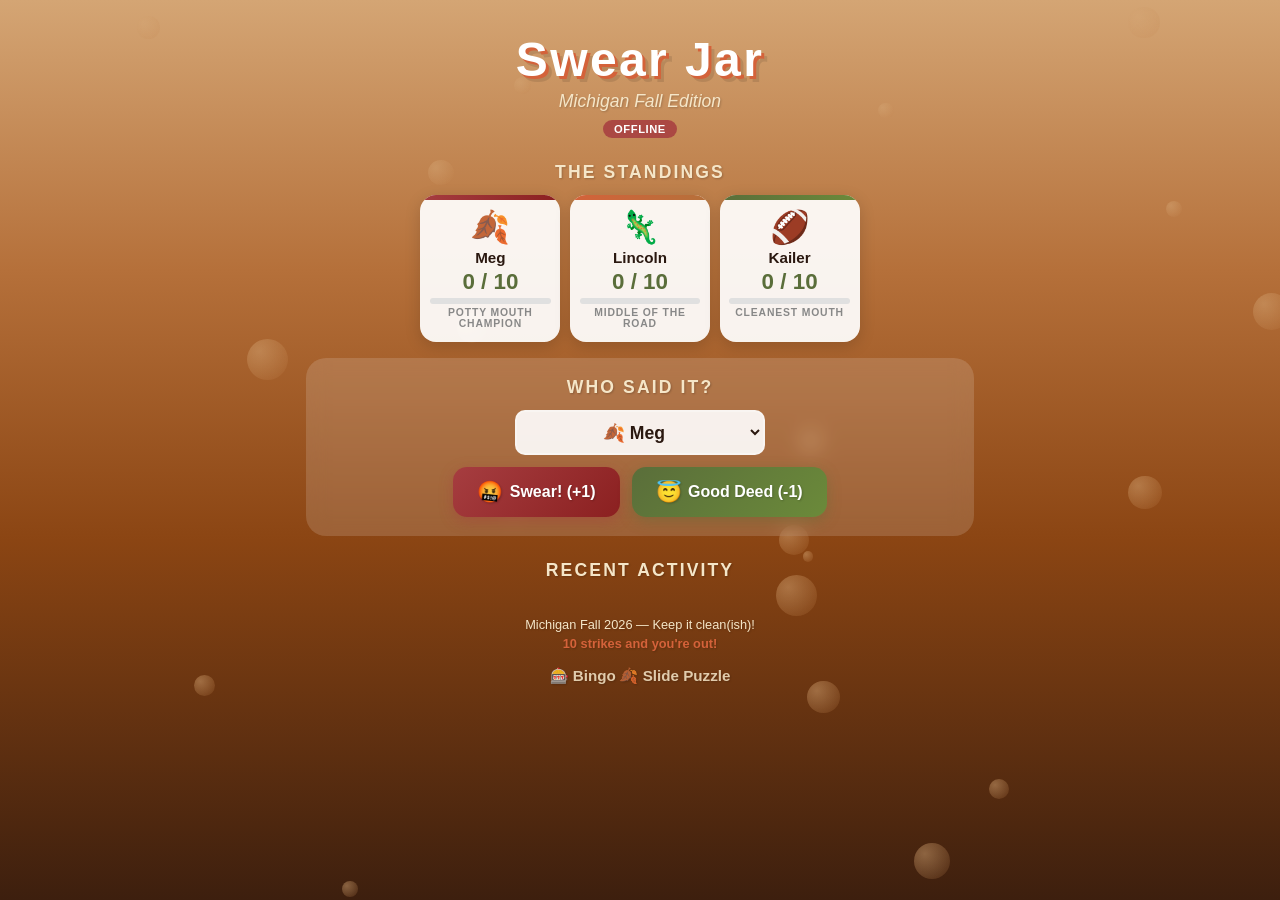
<file: index.html>
<!DOCTYPE html>
<html lang="en">
<head>
  <meta charset="UTF-8">
  <meta name="viewport" content="width=device-width, initial-scale=1.0">
  <title>Michigan Fall Swear Chart</title>
  <link rel="stylesheet" href="style.css">
</head>
<body>
  <div id="bubbles"></div>

  <header>
    <h1>Swear Jar</h1>
    <p class="subtitle">Michigan Fall Edition</p>
    <span id="sync-status" class="sync-badge synced">Live</span>
  </header>

  <main>
    <section id="scoreboard">
      <h2>The Standings</h2>
      <div id="player-cards"></div>
    </section>

    <div id="reaction-toast" class="hidden"></div>

    <section id="controls">
      <h2>Who said it?</h2>
      <div class="control-row">
        <select id="player-select"></select>
      </div>
      <div class="action-buttons">
        <button id="swear-btn" class="action-btn swear">
          <span class="btn-icon">🤬</span>
          <span>Swear! (+1)</span>
        </button>
        <button id="good-deed-btn" class="action-btn good-deed">
          <span class="btn-icon">😇</span>
          <span>Good Deed (-1)</span>
        </button>
      </div>
    </section>

    <section id="history-section">
      <h2>Recent Activity</h2>
      <ul id="history-log"></ul>
    </section>
  </main>

  <footer>
    <p>Michigan Fall 2026 &mdash; Keep it clean(ish)!</p>
    <p class="footer-note">10 strikes and you're out!</p>
    <nav class="page-nav">
      <a href="bingo.html">🎰 Bingo</a>
      <a href="puzzle.html">🍂 Slide Puzzle</a>
    </nav>
  </footer>

  <script src="script.js"></script>
</body>
</html>
</file>
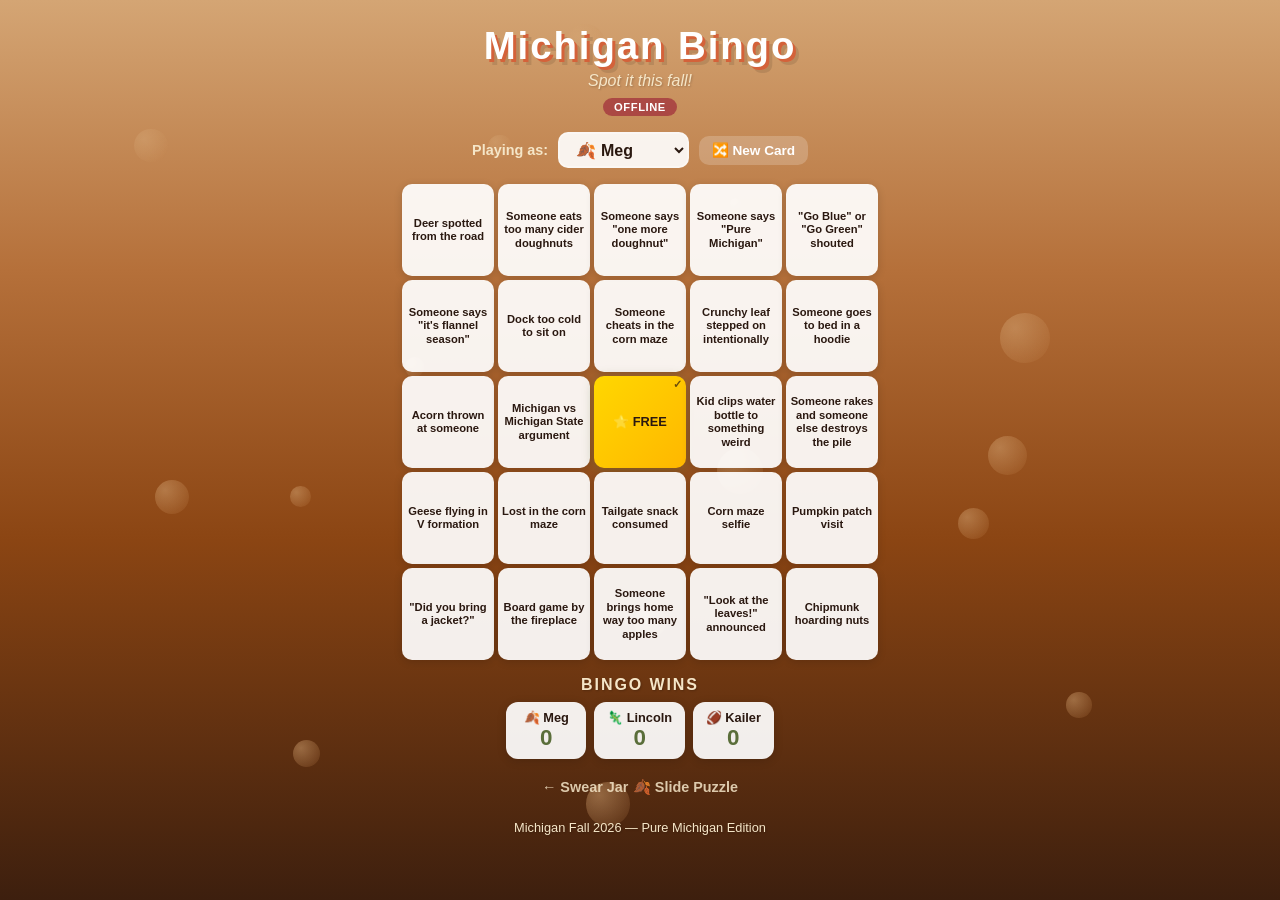
<file: bingo.html>
<!DOCTYPE html>
<html lang="en">
<head>
  <meta charset="UTF-8">
  <meta name="viewport" content="width=device-width, initial-scale=1.0">
  <title>Michigan Fall Bingo</title>
  <link rel="stylesheet" href="bingo.css">
</head>
<body>
  <div id="bubbles"></div>

  <header>
    <h1>Michigan Bingo</h1>
    <p class="subtitle">Spot it this fall!</p>
    <span id="sync-status" class="sync-badge synced">Live</span>
  </header>

  <main>
    <section id="player-bar">
      <label for="bingo-player">Playing as:</label>
      <select id="bingo-player">
        <option value="Meg">🍂 Meg</option>
        <option value="Lincoln">🦎 Lincoln</option>
        <option value="Kailer">🏈 Kailer</option>
      </select>
      <button id="new-card-btn" class="action-btn">🔀 New Card</button>
    </section>

    <section id="bingo-board"></section>

    <div id="bingo-banner" class="hidden">
      <span class="banner-text">🎉 BINGO! 🎉</span>
    </div>

    <section id="scoreboard-section">
      <h2>Bingo Wins</h2>
      <div id="bingo-scores"></div>
    </section>

    <nav class="page-nav">
      <a href="index.html">← Swear Jar</a>
      <a href="puzzle.html">🍂 Slide Puzzle</a>
    </nav>
  </main>

  <footer>
    <p>Michigan Fall 2026 &mdash; Pure Michigan Edition</p>
  </footer>

  <script src="bingo.js"></script>
</body>
</html>
</file>
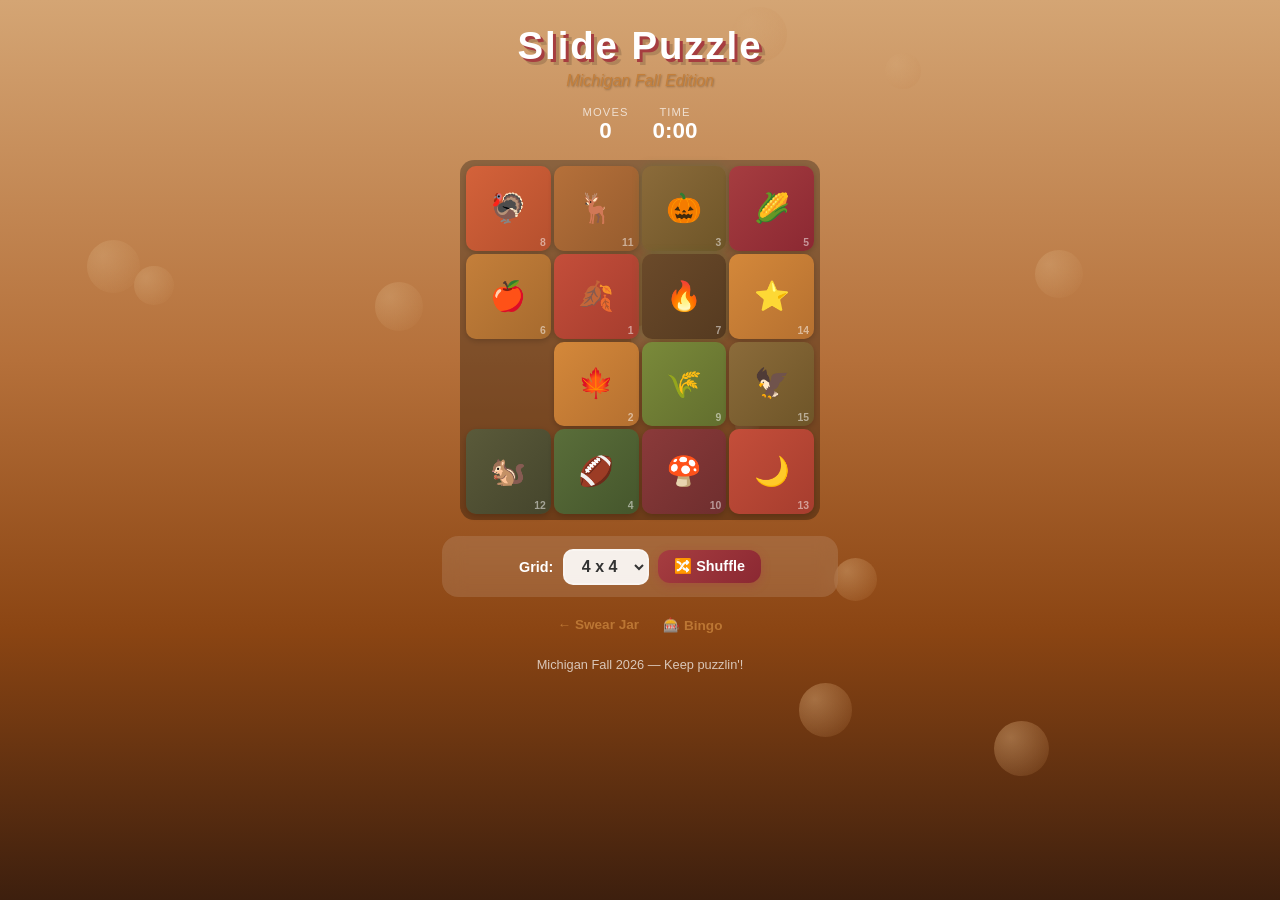
<file: puzzle.html>
<!DOCTYPE html>
<html lang="en">
<head>
  <meta charset="UTF-8">
  <meta name="viewport" content="width=device-width, initial-scale=1.0">
  <title>Michigan Slide Puzzle</title>
  <link rel="stylesheet" href="puzzle.css">
</head>
<body>
  <div id="bubbles"></div>

  <header>
    <h1>Slide Puzzle</h1>
    <p class="subtitle">Michigan Fall Edition</p>
  </header>

  <main>
    <section id="stats-bar">
      <div class="stat"><span class="stat-label">Moves</span><span id="move-count" class="stat-value">0</span></div>
      <div class="stat"><span class="stat-label">Time</span><span id="timer" class="stat-value">0:00</span></div>
    </section>

    <section id="puzzle-board"></section>

    <div id="win-banner" class="hidden">
      <span class="banner-text">⭐ You did it! ⭐</span>
      <span id="win-stats" class="banner-sub"></span>
    </div>

    <section id="controls">
      <div class="control-row">
        <label for="size-select">Grid:</label>
        <select id="size-select">
          <option value="3">3 x 3</option>
          <option value="4" selected>4 x 4</option>
          <option value="5">5 x 5</option>
        </select>
        <button id="shuffle-btn" class="action-btn">🔀 Shuffle</button>
      </div>
    </section>

    <nav class="page-nav">
      <a href="index.html">← Swear Jar</a>
      <a href="bingo.html">🎰 Bingo</a>
    </nav>
  </main>

  <footer>
    <p>Michigan Fall 2026 &mdash; Keep puzzlin'!</p>
  </footer>

  <script src="puzzle.js"></script>
</body>
</html>
</file>
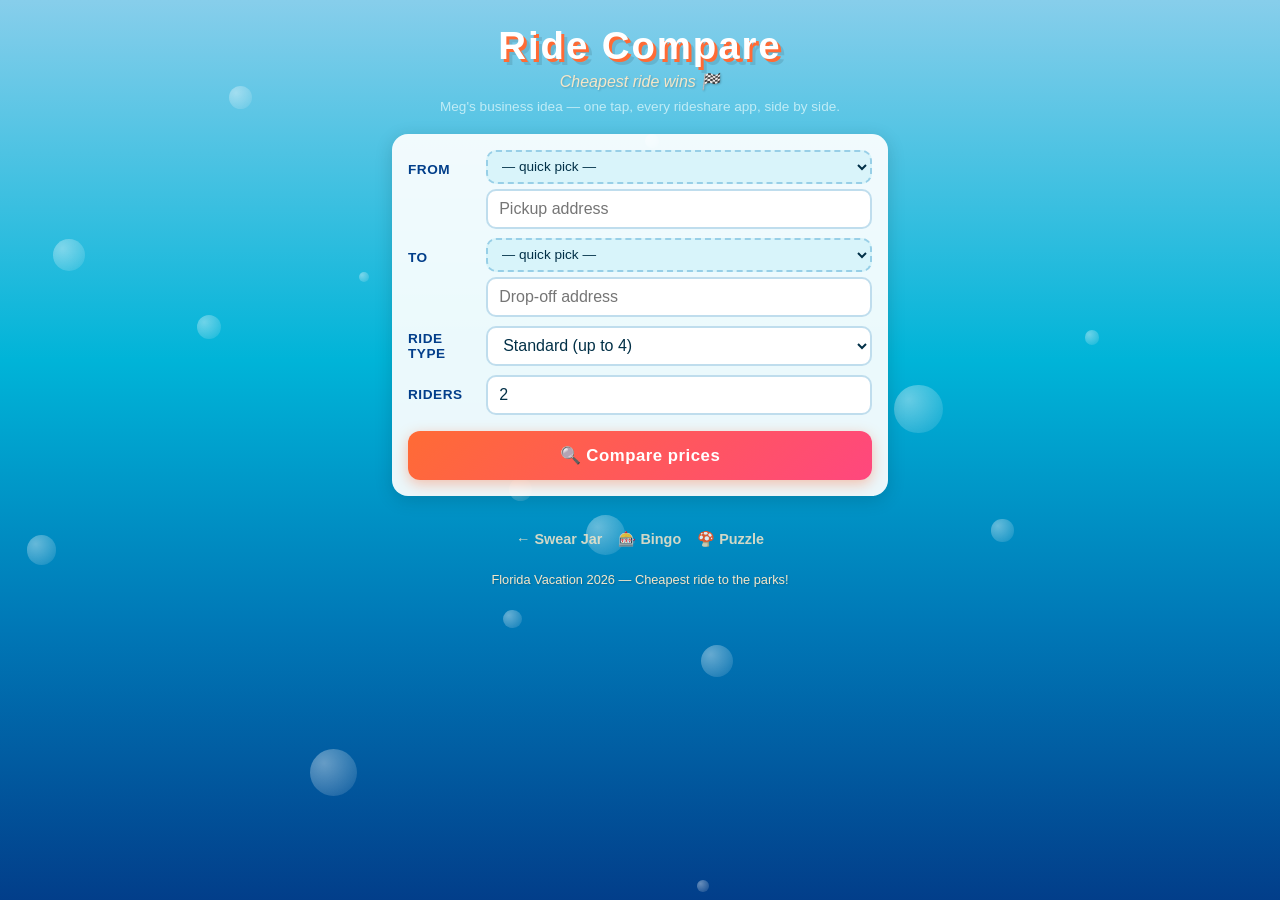
<file: rideshare.html>
<!DOCTYPE html>
<html lang="en">
<head>
  <meta charset="UTF-8">
  <meta name="viewport" content="width=device-width, initial-scale=1.0">
  <title>Ride Compare</title>
  <link rel="stylesheet" href="rideshare.css">
</head>
<body>
  <div id="bubbles"></div>

  <header>
    <h1>Ride Compare</h1>
    <p class="subtitle">Cheapest ride wins 🏁</p>
    <p class="pitch">Meg's business idea — one tap, every rideshare app, side by side.</p>
  </header>

  <main>
    <section id="trip-form">
      <div class="form-row">
        <label for="pickup">From</label>
        <select id="pickup-preset" class="preset-select">
          <option value="">— quick pick —</option>
        </select>
        <input id="pickup" type="text" placeholder="Pickup address" autocomplete="off">
      </div>

      <div class="form-row">
        <label for="dropoff">To</label>
        <select id="dropoff-preset" class="preset-select">
          <option value="">— quick pick —</option>
        </select>
        <input id="dropoff" type="text" placeholder="Drop-off address" autocomplete="off">
      </div>

      <div class="form-row">
        <label for="ride-class">Ride type</label>
        <select id="ride-class">
          <option value="standard">Standard (up to 4)</option>
          <option value="xl">XL / SUV (up to 6)</option>
          <option value="premium">Premium / Black</option>
        </select>
      </div>

      <div class="form-row">
        <label for="riders">Riders</label>
        <input id="riders" type="number" min="1" max="6" value="2">
      </div>

      <button id="compare-btn" class="action-btn">🔍 Compare prices</button>
    </section>

    <section id="trip-summary" class="hidden">
      <div class="summary-line">
        <span id="summary-route"></span>
      </div>
      <div class="summary-stats">
        <div class="stat"><span class="stat-label">Distance</span><span id="summary-distance" class="stat-value">—</span></div>
        <div class="stat"><span class="stat-label">Est. time</span><span id="summary-time" class="stat-value">—</span></div>
        <div class="stat"><span class="stat-label">Demand</span><span id="summary-surge" class="stat-value">—</span></div>
      </div>
    </section>

    <section id="results"></section>

    <p id="disclaimer" class="disclaimer hidden">
      Prices simulated for demo. A real version would query each app's API live.
    </p>

    <nav class="page-nav">
      <a href="index.html">← Swear Jar</a>
      <a href="bingo.html">🎰 Bingo</a>
      <a href="puzzle.html">🍄 Puzzle</a>
    </nav>
  </main>

  <footer>
    <p>Florida Vacation 2026 &mdash; Cheapest ride to the parks!</p>
  </footer>

  <script src="rideshare.js"></script>
</body>
</html>
</file>
<file: style.css>
/* ── Reset & Base ─────────────────────────────────── */
*, *::before, *::after { margin: 0; padding: 0; box-sizing: border-box; }

:root {
  --sand: #f5e6c8;
  --ocean: #8b4513;
  --ocean-deep: #3d1f0e;
  --ocean-light: #c47f3a;
  --sunset-orange: #d4623a;
  --sunset-pink: #a63d40;
  --palm-green: #5a6e3a;
  --sky: #f5e0b8;
  --text: #2a1810;
  --text-light: #ffffff;
  --card-shadow: rgba(0, 0, 0, .15);
}

body {
  font-family: 'Segoe UI', Tahoma, Geneva, Verdana, sans-serif;
  background: linear-gradient(180deg, #d4a574 0%, #b5703a 30%, #8b4513 60%, #3d1f0e 100%);
  color: var(--text);
  min-height: 100vh;
  overflow-x: hidden;
  position: relative;
}

/* ── Animated leaves background ─────────────────── */
#bubbles {
  position: fixed;
  inset: 0;
  pointer-events: none;
  z-index: 0;
  overflow: hidden;
}
#bubbles .bubble {
  position: absolute;
  border-radius: 50%;
  background: radial-gradient(circle at 30% 30%, rgba(212, 165, 116, 0.5), rgba(180, 100, 40, 0.1));
  animation: float var(--dur) ease-in-out infinite;
}
@keyframes float {
  0%   { transform: translateY(0) scale(1); opacity: 0.6; }
  50%  { transform: translateY(-80px) scale(1.1); opacity: 0.3; }
  100% { transform: translateY(0) scale(1); opacity: 0.6; }
}

/* ── Layout ──────────────────────────────────────── */
header, main, footer {
  position: relative;
  z-index: 1;
  max-width: 700px;
  margin: 0 auto;
  padding: 0 1rem;
}

header {
  text-align: center;
  padding-top: 2rem;
}
header h1 {
  font-size: 3rem;
  font-weight: 800;
  letter-spacing: .05em;
  color: var(--text-light);
  text-shadow: 3px 3px 0 var(--sunset-orange), 6px 6px 0 rgba(0,0,0,0.1);
}
.subtitle {
  color: var(--sand);
  font-style: italic;
  font-size: 1.1rem;
  margin-top: .25rem;
  text-shadow: 1px 1px 2px rgba(0,0,0,0.2);
}

/* ── Scoreboard ──────────────────────────────────── */
#scoreboard {
  margin-top: 1.5rem;
  text-align: center;
}
#scoreboard h2, #controls h2, #history-section h2 {
  font-weight: 600;
  font-size: 1.1rem;
  color: var(--sand);
  text-transform: uppercase;
  letter-spacing: .12em;
  margin-bottom: .75rem;
  text-shadow: 1px 1px 2px rgba(0,0,0,0.2);
}

#player-cards {
  display: flex;
  justify-content: center;
  gap: .6rem;
  flex-wrap: nowrap;
}

.player-card {
  background: rgba(255, 255, 255, 0.92);
  border-radius: 16px;
  padding: .8rem .6rem;
  flex: 1;
  max-width: 140px;
  box-shadow: 0 4px 16px var(--card-shadow);
  transition: transform .3s, box-shadow .3s;
  text-align: center;
  position: relative;
  overflow: hidden;
}
.player-card:hover {
  transform: translateY(-4px);
  box-shadow: 0 12px 32px rgba(0,0,0,0.2);
}
.player-card::before {
  content: '';
  position: absolute;
  top: 0; left: 0; right: 0;
  height: 5px;
}
.player-card[data-rank="1"]::before { background: linear-gradient(90deg, var(--sunset-pink), #8b2020); }
.player-card[data-rank="2"]::before { background: linear-gradient(90deg, var(--sunset-orange), #b5703a); }
.player-card[data-rank="3"]::before { background: linear-gradient(90deg, var(--palm-green), #6b8a3a); }

.player-avatar {
  font-size: 2rem;
  margin-bottom: .2rem;
  display: block;
}
.player-name {
  font-size: .95rem;
  font-weight: 700;
  color: var(--text);
}
.player-score {
  font-size: 1.4rem;
  font-weight: 800;
  margin: .15rem 0;
  transition: all .3s;
}
.player-score.clean { color: var(--palm-green); }
.player-score.warning { color: var(--sunset-orange); }
.player-score.danger { color: var(--sunset-pink); }
.player-score.disqualified { color: #8b2020; text-decoration: line-through; }

.score-bar {
  width: 100%;
  height: 6px;
  background: #e0e0e0;
  border-radius: 3px;
  margin: .2rem 0;
  overflow: hidden;
}
.score-fill {
  height: 100%;
  border-radius: 3px;
  background: linear-gradient(90deg, var(--palm-green), var(--sunset-orange), var(--sunset-pink));
  transition: width .4s ease;
}

.disqualified-card {
  opacity: 0.6;
  filter: grayscale(0.4);
}
.disqualified-card .player-rank {
  color: #8b2020;
  font-weight: 700;
}

.player-rank {
  font-size: .65rem;
  text-transform: uppercase;
  letter-spacing: .08em;
  color: #888;
  font-weight: 600;
}

.score-change {
  position: absolute;
  top: 50%;
  left: 50%;
  transform: translate(-50%, -50%);
  font-size: 2rem;
  font-weight: 800;
  pointer-events: none;
  animation: scorePop .8s ease-out forwards;
  z-index: 10;
}
.score-change.bad { color: var(--sunset-pink); }
.score-change.good { color: var(--palm-green); }

@keyframes scorePop {
  0%   { opacity: 1; transform: translate(-50%, -50%) scale(0.5); }
  50%  { opacity: 1; transform: translate(-50%, -80%) scale(1.3); }
  100% { opacity: 0; transform: translate(-50%, -120%) scale(1); }
}

@keyframes cardShake {
  0%, 100% { transform: translateX(0); }
  20% { transform: translateX(-6px) rotate(-2deg); }
  40% { transform: translateX(6px) rotate(2deg); }
  60% { transform: translateX(-4px) rotate(-1deg); }
  80% { transform: translateX(4px) rotate(1deg); }
}
.player-card.shake {
  animation: cardShake .4s ease-in-out;
}

@keyframes cardGlow {
  0%, 100% { box-shadow: 0 4px 16px var(--card-shadow); }
  50% { box-shadow: 0 4px 24px rgba(90, 110, 58, 0.5); }
}
.player-card.glow {
  animation: cardGlow .6s ease-in-out;
}

/* ── Reaction Toast ──────────────────────────────── */
#reaction-toast {
  text-align: center;
  margin: .75rem auto;
  padding: .5rem 1.2rem;
  background: rgba(255, 255, 255, 0.92);
  border-radius: 12px;
  font-size: .95rem;
  font-weight: 600;
  color: var(--text);
  box-shadow: 0 4px 12px rgba(0,0,0,0.1);
  max-width: 350px;
  transition: opacity .5s ease;
}
#reaction-toast.fade-out {
  opacity: 0;
}

/* ── Controls ────────────────────────────────────── */
#controls {
  margin-top: 1rem;
  text-align: center;
  background: rgba(255, 255, 255, 0.15);
  backdrop-filter: blur(10px);
  border-radius: 20px;
  padding: 1.2rem;
}

.control-row {
  display: flex;
  justify-content: center;
  align-items: center;
  gap: .75rem;
  margin-bottom: .75rem;
}
#player-select {
  padding: .6rem 1.5rem;
  border-radius: 10px;
  border: 2px solid rgba(255,255,255,0.3);
  background: rgba(255,255,255,0.9);
  color: var(--text);
  font-size: 1.1rem;
  font-weight: 600;
  cursor: pointer;
  width: 100%;
  max-width: 250px;
  text-align: center;
}
#player-select:focus {
  outline: none;
  border-color: var(--sunset-orange);
}

.action-buttons {
  display: flex;
  justify-content: center;
  gap: .75rem;
}

.action-btn {
  padding: .8rem 1.5rem;
  border: none;
  border-radius: 14px;
  font-size: 1rem;
  font-weight: 700;
  cursor: pointer;
  transition: all .2s;
  display: flex;
  align-items: center;
  gap: .4rem;
  color: var(--text-light);
  text-shadow: 1px 1px 2px rgba(0,0,0,0.2);
}
.action-btn .btn-icon { font-size: 1.3rem; }

.action-btn.swear {
  background: linear-gradient(135deg, var(--sunset-pink), #8b2020);
  box-shadow: 0 4px 14px rgba(166, 61, 64, 0.4);
}
.action-btn.swear:hover {
  transform: scale(1.05);
  box-shadow: 0 6px 20px rgba(166, 61, 64, 0.6);
}
.action-btn.swear:active { transform: scale(0.97); }

.action-btn.good-deed {
  background: linear-gradient(135deg, var(--palm-green), #6b8a3a);
  box-shadow: 0 4px 14px rgba(90, 110, 58, 0.4);
}
.action-btn.good-deed:hover {
  transform: scale(1.05);
  box-shadow: 0 6px 20px rgba(90, 110, 58, 0.6);
}
.action-btn.good-deed:active { transform: scale(0.97); }

/* ── History Log ─────────────────────────────────── */
#history-section {
  margin-top: 1.5rem;
  text-align: center;
}

#history-log {
  list-style: none;
  max-width: 500px;
  margin: 0 auto;
}
#history-log li {
  background: rgba(255, 255, 255, 0.88);
  border-radius: 10px;
  padding: .5rem .75rem;
  margin-bottom: .4rem;
  font-size: .82rem;
  display: flex;
  justify-content: space-between;
  align-items: center;
  animation: slideIn .3s ease-out;
}
#history-log li .log-text { text-align: left; }
#history-log li .log-time {
  font-size: .68rem;
  color: #888;
  white-space: nowrap;
  margin-left: .5rem;
}
#history-log li.swear-entry { border-left: 4px solid var(--sunset-pink); }
#history-log li.deed-entry { border-left: 4px solid var(--palm-green); }

@keyframes slideIn {
  from { opacity: 0; transform: translateX(-20px); }
  to   { opacity: 1; transform: translateX(0); }
}

/* ── Sync Badge ─────────────────────────────────── */
.sync-badge {
  display: inline-block;
  margin-top: .5rem;
  padding: .2rem .7rem;
  border-radius: 20px;
  font-size: .7rem;
  font-weight: 700;
  letter-spacing: .05em;
  text-transform: uppercase;
}
.sync-badge.synced { background: rgba(90, 110, 58, 0.85); color: #fff; }
.sync-badge.offline { background: rgba(166, 61, 64, 0.85); color: #fff; }

/* ── Footer ──────────────────────────────────────── */
footer {
  text-align: center;
  padding: 1.5rem 1rem;
  color: var(--sand);
  font-size: .8rem;
  text-shadow: 1px 1px 2px rgba(0,0,0,0.2);
}
.footer-note {
  margin-top: .25rem;
  font-weight: 600;
  color: var(--sunset-orange);
}

/* ── Navigation ──────────────────────────────────── */
.page-nav {
  margin-top: 1rem;
  text-align: center;
}
.page-nav a {
  color: var(--sand);
  text-decoration: none;
  font-weight: 600;
  font-size: .95rem;
  opacity: 0.85;
  transition: opacity .2s;
}
.page-nav a:hover { opacity: 1; }

/* ── Utility ─────────────────────────────────────── */
.hidden { display: none !important; }

/* ── Responsive ──────────────────────────────────── */
@media (max-width: 600px) {
  header h1 { font-size: 2rem; }
  .player-avatar { font-size: 1.6rem; }
  .player-name { font-size: .85rem; }
  .player-score { font-size: 1.1rem; }
  .player-rank { font-size: .6rem; }
  .action-btn { padding: .7rem 1.2rem; font-size: .9rem; }
  #reaction-toast { font-size: .85rem; }
}
</file>
<file: bingo.css>
/* ── Reset & Base ─────────────────────────────────── */
*, *::before, *::after { margin: 0; padding: 0; box-sizing: border-box; }

:root {
  --sand: #f5e6c8;
  --ocean: #8b4513;
  --ocean-deep: #3d1f0e;
  --ocean-light: #c47f3a;
  --sunset-orange: #d4623a;
  --sunset-pink: #a63d40;
  --palm-green: #5a6e3a;
  --sky: #f5e0b8;
  --text: #2a1810;
  --text-light: #ffffff;
  --card-shadow: rgba(0, 0, 0, .15);
  --gold: #ffd700;
}

body {
  font-family: 'Segoe UI', Tahoma, Geneva, Verdana, sans-serif;
  background: linear-gradient(180deg, #d4a574 0%, #b5703a 30%, #8b4513 60%, #3d1f0e 100%);
  color: var(--text);
  min-height: 100vh;
  overflow-x: hidden;
  position: relative;
}

/* ── Bubbles ─────────────────────────────────────── */
#bubbles {
  position: fixed;
  inset: 0;
  pointer-events: none;
  z-index: 0;
  overflow: hidden;
}
#bubbles .bubble {
  position: absolute;
  border-radius: 50%;
  background: radial-gradient(circle at 30% 30%, rgba(212, 165, 116, 0.5), rgba(180, 100, 40, 0.1));
  animation: float var(--dur) ease-in-out infinite;
}
@keyframes float {
  0%   { transform: translateY(0) scale(1); opacity: 0.6; }
  50%  { transform: translateY(-80px) scale(1.1); opacity: 0.3; }
  100% { transform: translateY(0) scale(1); opacity: 0.6; }
}

/* ── Layout ──────────────────────────────────────── */
header, main, footer {
  position: relative;
  z-index: 1;
  max-width: 500px;
  margin: 0 auto;
  padding: 0 .75rem;
}

header {
  text-align: center;
  padding-top: 1.5rem;
}
header h1 {
  font-size: 2.4rem;
  font-weight: 800;
  letter-spacing: .05em;
  color: var(--text-light);
  text-shadow: 3px 3px 0 var(--sunset-orange), 6px 6px 0 rgba(0,0,0,0.1);
}
.subtitle {
  color: var(--sand);
  font-style: italic;
  font-size: 1rem;
  margin-top: .25rem;
  text-shadow: 1px 1px 2px rgba(0,0,0,0.2);
}

/* ── Sync Badge ─────────────────────────────────── */
.sync-badge {
  display: inline-block;
  margin-top: .5rem;
  padding: .2rem .7rem;
  border-radius: 20px;
  font-size: .7rem;
  font-weight: 700;
  letter-spacing: .05em;
  text-transform: uppercase;
}
.sync-badge.synced { background: rgba(90, 110, 58, 0.85); color: #fff; }
.sync-badge.offline { background: rgba(166, 61, 64, 0.85); color: #fff; }

/* ── Player Bar ──────────────────────────────────── */
#player-bar {
  margin-top: 1rem;
  display: flex;
  align-items: center;
  justify-content: center;
  gap: .6rem;
  flex-wrap: wrap;
}
#player-bar label {
  color: var(--sand);
  font-weight: 600;
  font-size: .9rem;
}
#bingo-player {
  padding: .4rem .8rem;
  border-radius: 10px;
  border: 2px solid rgba(255,255,255,0.3);
  background: rgba(255,255,255,0.9);
  color: var(--text);
  font-size: 1rem;
  font-weight: 600;
  cursor: pointer;
}
#new-card-btn {
  padding: .4rem .8rem;
  border: none;
  border-radius: 10px;
  background: rgba(255,255,255,0.2);
  color: var(--text-light);
  font-size: .85rem;
  font-weight: 700;
  cursor: pointer;
  transition: background .2s;
}
#new-card-btn:active { background: rgba(255,255,255,0.35); }

/* ── Bingo Board ─────────────────────────────────── */
#bingo-board {
  margin-top: 1rem;
  display: grid;
  grid-template-columns: repeat(5, 1fr);
  gap: 4px;
}

.bingo-cell {
  aspect-ratio: 1;
  background: rgba(255, 255, 255, 0.92);
  border-radius: 10px;
  display: flex;
  align-items: center;
  justify-content: center;
  text-align: center;
  font-size: .7rem;
  font-weight: 600;
  color: var(--text);
  padding: 4px;
  cursor: pointer;
  transition: all .2s;
  position: relative;
  line-height: 1.2;
  user-select: none;
  -webkit-user-select: none;
  box-shadow: 0 2px 8px var(--card-shadow);
}
.bingo-cell:active {
  transform: scale(0.95);
}
.bingo-cell.marked {
  background: linear-gradient(135deg, var(--palm-green), #6b8a3a);
  color: var(--text-light);
  box-shadow: 0 2px 12px rgba(90, 110, 58, 0.4);
}
.bingo-cell.marked::after {
  content: '✓';
  position: absolute;
  top: 2px;
  right: 4px;
  font-size: .7rem;
  opacity: 0.7;
}
.bingo-cell.free {
  background: linear-gradient(135deg, var(--gold), #ffb700);
  color: var(--text);
  font-weight: 800;
  font-size: .8rem;
}

.bingo-cell.bingo-highlight {
  animation: bingoFlash 0.6s ease-in-out 3;
}
@keyframes bingoFlash {
  0%, 100% { box-shadow: 0 2px 12px rgba(90, 110, 58, 0.4); }
  50% { box-shadow: 0 0 20px rgba(255, 215, 0, 0.8); }
}

/* ── Bingo Banner ────────────────────────────────── */
#bingo-banner {
  text-align: center;
  margin: 1rem auto;
  padding: .75rem 1.5rem;
  background: linear-gradient(135deg, var(--gold), #ffb700);
  border-radius: 16px;
  box-shadow: 0 4px 20px rgba(255, 215, 0, 0.5);
  animation: bannerPulse 1s ease-in-out infinite;
}
.banner-text {
  font-size: 1.5rem;
  font-weight: 800;
  color: var(--text);
}
@keyframes bannerPulse {
  0%, 100% { transform: scale(1); }
  50% { transform: scale(1.03); }
}

/* ── Scoreboard ──────────────────────────────────── */
#scoreboard-section {
  margin-top: 1rem;
  text-align: center;
}
#scoreboard-section h2 {
  font-weight: 600;
  font-size: 1rem;
  color: var(--sand);
  text-transform: uppercase;
  letter-spacing: .12em;
  margin-bottom: .5rem;
  text-shadow: 1px 1px 2px rgba(0,0,0,0.2);
}
#bingo-scores {
  display: flex;
  justify-content: center;
  gap: .5rem;
}
.bingo-score-card {
  background: rgba(255, 255, 255, 0.92);
  border-radius: 12px;
  padding: .5rem .8rem;
  text-align: center;
  box-shadow: 0 2px 10px var(--card-shadow);
  min-width: 80px;
}
.bingo-score-card .score-name {
  font-size: .8rem;
  font-weight: 700;
  color: var(--text);
}
.bingo-score-card .score-wins {
  font-size: 1.4rem;
  font-weight: 800;
  color: var(--palm-green);
}

/* ── Navigation ──────────────────────────────────── */
.page-nav {
  margin-top: 1.2rem;
  text-align: center;
}
.page-nav a {
  color: var(--sand);
  text-decoration: none;
  font-weight: 600;
  font-size: .9rem;
  opacity: 0.85;
  transition: opacity .2s;
}
.page-nav a:hover { opacity: 1; }

/* ── Footer ──────────────────────────────────────── */
footer {
  text-align: center;
  padding: 1.5rem 1rem;
  color: var(--sand);
  font-size: .8rem;
  text-shadow: 1px 1px 2px rgba(0,0,0,0.2);
}

/* ── Utility ─────────────────────────────────────── */
.hidden { display: none !important; }

/* ── Responsive ──────────────────────────────────── */
@media (max-width: 400px) {
  header h1 { font-size: 1.8rem; }
  .bingo-cell { font-size: .6rem; border-radius: 8px; }
  .banner-text { font-size: 1.2rem; }
}
</file>
<file: puzzle.css>
/* ── Reset & Base ─────────────────────────────────── */
*, *::before, *::after { margin: 0; padding: 0; box-sizing: border-box; }

:root {
  --fall-red: #a63d40;
  --fall-brown: #8b4513;
  --fall-gold: #c47f3a;
  --fall-green: #5a6e3a;
  --fall-dark: #3d1f0e;
  --fall-amber: #d4a574;
  --fall-deep: #6b3a2a;
  --text-light: #ffffff;
  --card-shadow: rgba(0, 0, 0, .2);
}

body {
  font-family: 'Segoe UI', Tahoma, Geneva, Verdana, sans-serif;
  background: linear-gradient(180deg, #d4a574 0%, #b5703a 40%, #8b4513 70%, #3d1f0e 100%);
  color: var(--text-light);
  min-height: 100vh;
  overflow-x: hidden;
  position: relative;
}

/* ── Bubbles ────────────────────────────── */
#bubbles {
  position: fixed;
  inset: 0;
  pointer-events: none;
  z-index: 0;
  overflow: hidden;
}
#bubbles .bubble {
  position: absolute;
  border-radius: 50%;
  background: radial-gradient(circle at 30% 30%, rgba(212, 165, 116, 0.5), rgba(180, 100, 40, 0.1));
  animation: float var(--dur) ease-in-out infinite;
}
@keyframes float {
  0%   { transform: translateY(0) scale(1); opacity: 0.5; }
  50%  { transform: translateY(-60px) scale(1.1); opacity: 0.3; }
  100% { transform: translateY(0) scale(1); opacity: 0.5; }
}

/* ── Layout ──────────────────────────────────────── */
header, main, footer {
  position: relative;
  z-index: 1;
  max-width: 420px;
  margin: 0 auto;
  padding: 0 .75rem;
}

header {
  text-align: center;
  padding-top: 1.5rem;
}
header h1 {
  font-size: 2.4rem;
  font-weight: 800;
  letter-spacing: .05em;
  color: var(--text-light);
  text-shadow: 3px 3px 0 var(--fall-red), 6px 6px 0 rgba(0,0,0,0.15);
}
.subtitle {
  color: var(--fall-gold);
  font-style: italic;
  font-size: 1rem;
  margin-top: .25rem;
  text-shadow: 1px 1px 2px rgba(0,0,0,0.3);
}

/* ── Stats Bar ───────────────────────────────────── */
#stats-bar {
  margin-top: 1rem;
  display: flex;
  justify-content: center;
  gap: 1.5rem;
}
.stat {
  text-align: center;
}
.stat-label {
  display: block;
  font-size: .7rem;
  text-transform: uppercase;
  letter-spacing: .1em;
  opacity: 0.7;
}
.stat-value {
  font-size: 1.4rem;
  font-weight: 800;
}

/* ── Puzzle Board ────────────────────────────────── */
#puzzle-board {
  margin: 1rem auto;
  display: grid;
  gap: 3px;
  width: 100%;
  max-width: 360px;
  aspect-ratio: 1;
  background: rgba(0, 0, 0, 0.3);
  border-radius: 14px;
  padding: 6px;
}

.puzzle-tile {
  border-radius: 10px;
  display: flex;
  align-items: center;
  justify-content: center;
  font-weight: 800;
  cursor: pointer;
  transition: transform 0.15s ease;
  user-select: none;
  -webkit-user-select: none;
  position: relative;
  box-shadow: 0 2px 6px var(--card-shadow);
}
.puzzle-tile:active {
  transform: scale(0.95);
}
.puzzle-tile.empty {
  background: transparent !important;
  box-shadow: none;
  cursor: default;
}

.tile-emoji {
  font-size: 1.8rem;
  line-height: 1;
}
.tile-number {
  font-size: .65rem;
  position: absolute;
  bottom: 3px;
  right: 5px;
  opacity: 0.5;
}

/* tile colors — warm autumn palette */
.puzzle-tile.t1  { background: linear-gradient(135deg, #c44e3a, #a63d2e); }
.puzzle-tile.t2  { background: linear-gradient(135deg, #d4883a, #b57030); }
.puzzle-tile.t3  { background: linear-gradient(135deg, #8b6b3a, #6e5528); }
.puzzle-tile.t4  { background: linear-gradient(135deg, #5a6e3a, #45562c); }
.puzzle-tile.t5  { background: linear-gradient(135deg, #a63d40, #8b2832); }
.puzzle-tile.t6  { background: linear-gradient(135deg, #c47f3a, #a66a2e); }
.puzzle-tile.t7  { background: linear-gradient(135deg, #6b4a2a, #553a20); }
.puzzle-tile.t8  { background: linear-gradient(135deg, #d4623a, #b5502e); }
.puzzle-tile.t9  { background: linear-gradient(135deg, #7a8a3a, #626e2e); }
.puzzle-tile.t10 { background: linear-gradient(135deg, #8b3a3a, #6e2e2e); }
.puzzle-tile.t11 { background: linear-gradient(135deg, #b5703a, #965c2e); }
.puzzle-tile.t12 { background: linear-gradient(135deg, #5a5a3a, #45452c); }
.puzzle-tile.t13 { background: linear-gradient(135deg, #c44e3a, #a63d2e); }
.puzzle-tile.t14 { background: linear-gradient(135deg, #d4883a, #b57030); }
.puzzle-tile.t15 { background: linear-gradient(135deg, #8b6b3a, #6e5528); }
.puzzle-tile.t16 { background: linear-gradient(135deg, #5a6e3a, #45562c); }
.puzzle-tile.t17 { background: linear-gradient(135deg, #a63d40, #8b2832); }
.puzzle-tile.t18 { background: linear-gradient(135deg, #c47f3a, #a66a2e); }
.puzzle-tile.t19 { background: linear-gradient(135deg, #6b4a2a, #553a20); }
.puzzle-tile.t20 { background: linear-gradient(135deg, #d4623a, #b5502e); }
.puzzle-tile.t21 { background: linear-gradient(135deg, #7a8a3a, #626e2e); }
.puzzle-tile.t22 { background: linear-gradient(135deg, #8b3a3a, #6e2e2e); }
.puzzle-tile.t23 { background: linear-gradient(135deg, #b5703a, #965c2e); }
.puzzle-tile.t24 { background: linear-gradient(135deg, #5a5a3a, #45452c); }

.puzzle-tile.correct {
  box-shadow: 0 0 8px rgba(90, 110, 58, 0.5);
}

@keyframes tileSlide {
  from { opacity: 0.7; }
  to   { opacity: 1; }
}

/* ── Win Banner ──────────────────────────────────── */
#win-banner {
  text-align: center;
  margin: .75rem auto;
  padding: .75rem 1.5rem;
  background: linear-gradient(135deg, var(--fall-gold), #d4a03a);
  border-radius: 16px;
  box-shadow: 0 4px 20px rgba(196, 127, 58, 0.5);
  animation: bannerPulse 1s ease-in-out infinite;
}
.banner-text {
  font-size: 1.5rem;
  font-weight: 800;
  color: var(--fall-dark);
  display: block;
}
.banner-sub {
  font-size: .85rem;
  font-weight: 600;
  color: var(--fall-deep);
  display: block;
  margin-top: .25rem;
}
@keyframes bannerPulse {
  0%, 100% { transform: scale(1); }
  50% { transform: scale(1.02); }
}

/* ── Controls ────────────────────────────────────── */
#controls {
  margin-top: .75rem;
  text-align: center;
  background: rgba(255, 255, 255, 0.12);
  backdrop-filter: blur(10px);
  border-radius: 16px;
  padding: .8rem;
}
.control-row {
  display: flex;
  justify-content: center;
  align-items: center;
  gap: .6rem;
}
.control-row label {
  font-weight: 600;
  font-size: .9rem;
}
#size-select {
  padding: .4rem .8rem;
  border-radius: 10px;
  border: 2px solid rgba(255,255,255,0.3);
  background: rgba(255,255,255,0.9);
  color: #333;
  font-size: 1rem;
  font-weight: 600;
  cursor: pointer;
}
.action-btn {
  padding: .5rem 1rem;
  border: none;
  border-radius: 12px;
  font-size: .9rem;
  font-weight: 700;
  cursor: pointer;
  color: var(--text-light);
  background: linear-gradient(135deg, var(--fall-red), #8b2832);
  box-shadow: 0 3px 10px rgba(166, 61, 64, 0.4);
  transition: all .2s;
}
.action-btn:active { transform: scale(0.95); }

/* ── Navigation ──────────────────────────────────── */
.page-nav {
  margin-top: 1.2rem;
  text-align: center;
  display: flex;
  justify-content: center;
  gap: 1.5rem;
}
.page-nav a {
  color: var(--fall-gold);
  text-decoration: none;
  font-weight: 600;
  font-size: .85rem;
  opacity: 0.85;
  transition: opacity .2s;
}
.page-nav a:hover { opacity: 1; }

/* ── Footer ──────────────────────────────────────── */
footer {
  text-align: center;
  padding: 1.5rem 1rem;
  font-size: .8rem;
  opacity: 0.7;
}

/* ── Utility ─────────────────────────────────────── */
.hidden { display: none !important; }

/* ── Responsive ──────────────────────────────────── */
@media (max-width: 400px) {
  header h1 { font-size: 1.8rem; }
  .tile-emoji { font-size: 1.4rem; }
  #puzzle-board { padding: 4px; gap: 2px; }
}
</file>
<file: rideshare.css>
/* ── Reset & Base ─────────────────────────────────── */
*, *::before, *::after { margin: 0; padding: 0; box-sizing: border-box; }

:root {
  --sand: #f5e6c8;
  --ocean: #0077b6;
  --ocean-deep: #023e8a;
  --ocean-light: #00b4d8;
  --sunset-orange: #ff6b35;
  --sunset-pink: #ff477e;
  --palm-green: #2d6a4f;
  --sky: #caf0f8;
  --text: #023047;
  --text-light: #ffffff;
  --card-shadow: rgba(0, 0, 0, .15);
  --gold: #ffd700;
}

body {
  font-family: 'Segoe UI', Tahoma, Geneva, Verdana, sans-serif;
  background: linear-gradient(180deg, #87CEEB 0%, #00b4d8 40%, #0077b6 70%, #023e8a 100%);
  color: var(--text);
  min-height: 100vh;
  overflow-x: hidden;
  position: relative;
}

/* ── Bubbles ─────────────────────────────────────── */
#bubbles {
  position: fixed;
  inset: 0;
  pointer-events: none;
  z-index: 0;
  overflow: hidden;
}
#bubbles .bubble {
  position: absolute;
  border-radius: 50%;
  background: radial-gradient(circle at 30% 30%, rgba(255,255,255,0.4), rgba(255,255,255,0.05));
  animation: float var(--dur) ease-in-out infinite;
}
@keyframes float {
  0%   { transform: translateY(0) scale(1); opacity: 0.6; }
  50%  { transform: translateY(-80px) scale(1.1); opacity: 0.3; }
  100% { transform: translateY(0) scale(1); opacity: 0.6; }
}

/* ── Layout ──────────────────────────────────────── */
header, main, footer {
  position: relative;
  z-index: 1;
  max-width: 520px;
  margin: 0 auto;
  padding: 0 .75rem;
}

header {
  text-align: center;
  padding-top: 1.5rem;
}
header h1 {
  font-size: 2.4rem;
  font-weight: 800;
  letter-spacing: .05em;
  color: var(--text-light);
  text-shadow: 3px 3px 0 var(--sunset-orange), 6px 6px 0 rgba(0,0,0,0.1);
}
.subtitle {
  color: var(--sand);
  font-style: italic;
  font-size: 1rem;
  margin-top: .25rem;
  text-shadow: 1px 1px 2px rgba(0,0,0,0.2);
}
.pitch {
  margin-top: .5rem;
  color: var(--sky);
  font-size: .85rem;
  font-weight: 500;
  opacity: .9;
}

/* ── Trip Form ───────────────────────────────────── */
#trip-form {
  margin-top: 1.25rem;
  background: rgba(255, 255, 255, 0.92);
  border-radius: 16px;
  padding: 1rem;
  box-shadow: 0 4px 18px var(--card-shadow);
}

.form-row {
  display: grid;
  grid-template-columns: 70px 1fr;
  grid-column-gap: .5rem;
  align-items: center;
  margin-bottom: .55rem;
}
.form-row label {
  font-weight: 700;
  font-size: .85rem;
  color: var(--ocean-deep);
  text-transform: uppercase;
  letter-spacing: .04em;
}
.form-row input[type="text"],
.form-row input[type="number"],
.form-row select {
  grid-column: 2;
  padding: .55rem .7rem;
  border-radius: 10px;
  border: 2px solid rgba(0, 119, 182, 0.25);
  background: #fff;
  color: var(--text);
  font-size: 1rem;
  font-weight: 500;
  width: 100%;
}
.form-row .preset-select {
  grid-column: 2;
  margin-bottom: .35rem;
  font-size: .85rem;
  padding: .4rem .6rem;
  background: rgba(202, 240, 248, 0.6);
  border: 2px dashed rgba(0, 119, 182, 0.3);
  cursor: pointer;
}
.form-row .preset-select + input {
  margin-top: 0;
}

#compare-btn {
  width: 100%;
  margin-top: .5rem;
  padding: .85rem 1rem;
  border: none;
  border-radius: 12px;
  background: linear-gradient(135deg, var(--sunset-orange), var(--sunset-pink));
  color: var(--text-light);
  font-size: 1.05rem;
  font-weight: 800;
  letter-spacing: .03em;
  cursor: pointer;
  box-shadow: 0 4px 14px rgba(255, 107, 53, 0.4);
  transition: transform .15s, box-shadow .15s;
}
#compare-btn:active {
  transform: scale(0.98);
  box-shadow: 0 2px 8px rgba(255, 107, 53, 0.35);
}
#compare-btn:disabled {
  opacity: 0.6;
  cursor: not-allowed;
}

/* ── Trip Summary ────────────────────────────────── */
#trip-summary {
  margin-top: 1rem;
  background: rgba(2, 62, 138, 0.85);
  color: var(--text-light);
  border-radius: 14px;
  padding: .8rem 1rem;
  box-shadow: 0 4px 14px var(--card-shadow);
}
.summary-line {
  font-size: .95rem;
  font-weight: 600;
  text-align: center;
  margin-bottom: .55rem;
  line-height: 1.35;
}
.summary-stats {
  display: grid;
  grid-template-columns: repeat(3, 1fr);
  gap: .35rem;
}
.summary-stats .stat {
  text-align: center;
}
.summary-stats .stat-label {
  display: block;
  font-size: .65rem;
  color: var(--sand);
  text-transform: uppercase;
  letter-spacing: .08em;
}
.summary-stats .stat-value {
  display: block;
  font-size: 1rem;
  font-weight: 700;
  margin-top: .15rem;
}

/* ── Results ─────────────────────────────────────── */
#results {
  margin-top: 1rem;
  display: flex;
  flex-direction: column;
  gap: .55rem;
}

.ride-card {
  background: rgba(255, 255, 255, 0.96);
  border-radius: 14px;
  padding: .75rem .9rem;
  display: grid;
  grid-template-columns: 44px 1fr auto;
  align-items: center;
  gap: .75rem;
  box-shadow: 0 3px 12px var(--card-shadow);
  border-left: 4px solid transparent;
  position: relative;
  animation: cardIn .35s ease-out backwards;
}
@keyframes cardIn {
  from { opacity: 0; transform: translateY(8px); }
  to { opacity: 1; transform: translateY(0); }
}

.ride-card .ride-logo {
  width: 44px;
  height: 44px;
  border-radius: 12px;
  display: flex;
  align-items: center;
  justify-content: center;
  font-size: 1.4rem;
  font-weight: 800;
  color: #fff;
  flex-shrink: 0;
}
.ride-card .ride-info {
  min-width: 0;
}
.ride-card .ride-name {
  font-size: 1rem;
  font-weight: 800;
  color: var(--text);
  line-height: 1.15;
}
.ride-card .ride-meta {
  font-size: .78rem;
  color: #5a6b78;
  margin-top: .15rem;
  line-height: 1.25;
}
.ride-card .surge-pill {
  display: inline-block;
  margin-left: .35rem;
  padding: .05rem .45rem;
  border-radius: 8px;
  background: rgba(255, 107, 53, 0.18);
  color: var(--sunset-orange);
  font-size: .68rem;
  font-weight: 700;
  text-transform: uppercase;
  letter-spacing: .05em;
}

.ride-card .ride-price {
  font-size: 1.35rem;
  font-weight: 800;
  color: var(--ocean-deep);
  text-align: right;
  line-height: 1;
}
.ride-card .ride-price small {
  display: block;
  font-size: .65rem;
  font-weight: 600;
  color: #6c7a87;
  text-transform: uppercase;
  letter-spacing: .05em;
  margin-top: .2rem;
}

.ride-card.best {
  border-left-color: var(--palm-green);
  box-shadow: 0 4px 18px rgba(45, 106, 79, 0.35);
}
.ride-card.best::before {
  content: 'BEST DEAL';
  position: absolute;
  top: -8px;
  right: 10px;
  background: linear-gradient(135deg, var(--palm-green), #40916c);
  color: #fff;
  font-size: .62rem;
  font-weight: 800;
  letter-spacing: .08em;
  padding: .2rem .55rem;
  border-radius: 8px;
  box-shadow: 0 2px 6px rgba(45, 106, 79, 0.4);
}
.ride-card.best .ride-price {
  color: var(--palm-green);
}

.ride-card.unavailable {
  opacity: 0.55;
  filter: grayscale(0.3);
}
.ride-card.unavailable .ride-price {
  font-size: .9rem;
  color: #99a4ad;
}

/* Brand colors */
.logo-uber  { background: #000; }
.logo-lyft  { background: #ff00bf; }
.logo-bolt  { background: #34d186; }
.logo-curb  { background: #f6c23e; color: #222; }
.logo-taxi  { background: #fdd835; color: #222; }
.logo-via   { background: #0066ff; }

/* ── Disclaimer ──────────────────────────────────── */
.disclaimer {
  margin-top: .9rem;
  text-align: center;
  color: var(--sky);
  font-size: .75rem;
  opacity: 0.85;
  font-style: italic;
  text-shadow: 1px 1px 2px rgba(0,0,0,0.2);
}

/* ── Navigation ──────────────────────────────────── */
.page-nav {
  margin-top: 1.2rem;
  text-align: center;
  display: flex;
  justify-content: center;
  gap: 1rem;
  flex-wrap: wrap;
}
.page-nav a {
  color: var(--sand);
  text-decoration: none;
  font-weight: 600;
  font-size: .9rem;
  opacity: 0.85;
  transition: opacity .2s;
}
.page-nav a:hover { opacity: 1; }

/* ── Footer ──────────────────────────────────────── */
footer {
  text-align: center;
  padding: 1.5rem 1rem;
  color: var(--sand);
  font-size: .8rem;
  text-shadow: 1px 1px 2px rgba(0,0,0,0.2);
}

/* ── Utility ─────────────────────────────────────── */
.hidden { display: none !important; }

/* ── Responsive ──────────────────────────────────── */
@media (max-width: 400px) {
  header h1 { font-size: 1.9rem; }
  .form-row { grid-template-columns: 60px 1fr; }
  .form-row label { font-size: .75rem; }
  .ride-card { grid-template-columns: 38px 1fr auto; padding: .6rem .7rem; }
  .ride-card .ride-logo { width: 38px; height: 38px; font-size: 1.1rem; }
  .ride-card .ride-price { font-size: 1.15rem; }
}
</file>
